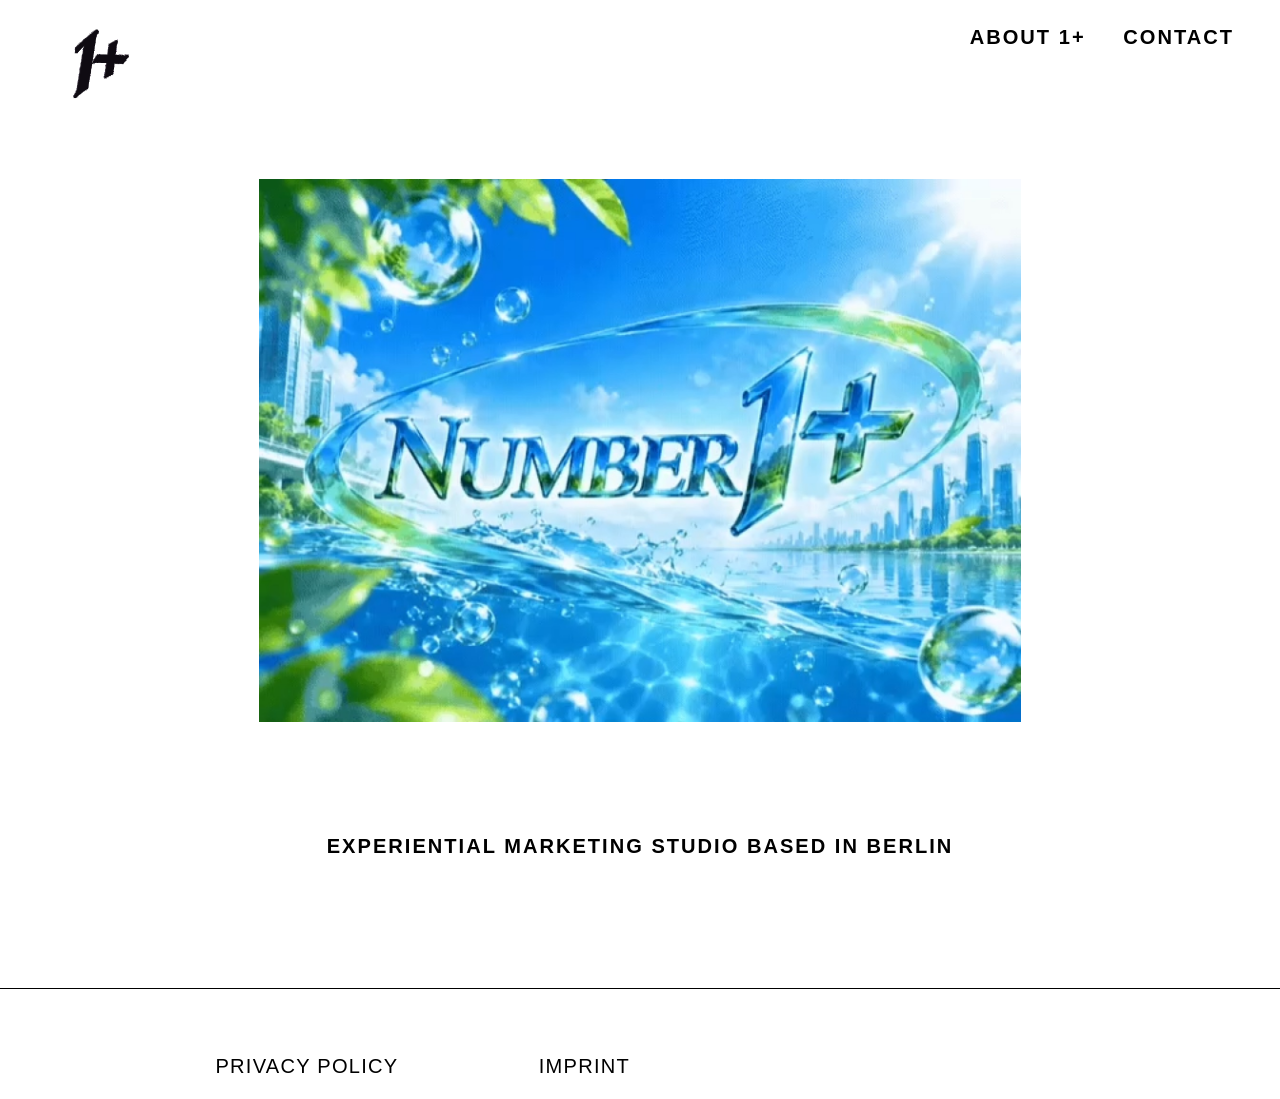
<file: index.html>
<!DOCTYPE html>
<html lang="en">
  <head>
    <meta charset="utf-8" />
    <meta name="viewport" content="width=device-width, initial-scale=1" />
    <title>N1+</title>
    <meta
      name="description"
      content="NUMBER1PLUS is an experiential marketing studio based in Berlin."
    />
    <link rel="icon" href="assets/favicon.ico" />
    <link rel="apple-touch-icon" href="assets/favicon.png" />
    <link rel="stylesheet" href="styles.css" />
  </head>
  <body class="home">
    <header class="pinned-top">
      <div class="cols">
        <div class="span-2 center">
          <a class="logo" href="index.html" aria-label="N1+ home">
            <img src="assets/logo.gif" alt="1+" width="526" height="570" />
          </a>
        </div>
        <div class="span-7"></div>
        <div class="span-1 center">
          <a class="type-fine nav-link" href="about.html">ABOUT 1+</a>
        </div>
        <div class="span-2 center">
          <a class="type-fine nav-link" href="contact.html">CONTACT</a>
        </div>
      </div>
    </header>

    <main class="hero">
      <div class="hero-art">
        <video
          autoplay
          muted
          loop
          playsinline
          poster="assets/water.jpg"
          aria-label="NUMBER 1+"
        >
          <source src="assets/hero.mp4" type="video/mp4" />
        </video>
      </div>
      <p class="type-fine tagline">EXPERIENTIAL MARKETING STUDIO BASED IN BERLIN</p>
    </main>

    <footer class="pinned-bottom">
      <hr class="site-rule" />
      <div class="cols footer-links">
        <div class="span-2"></div>
        <div class="span-3">
          <span class="type-ultra">
            <a href="privacy.html">PRIVACY POLICY</a>
          </span>
        </div>
        <div class="span-7">
          <span class="type-ultra">
            <a href="imprint.html">IMPRINT</a>
          </span>
        </div>
      </div>
    </footer>
  </body>
</html>
</file>
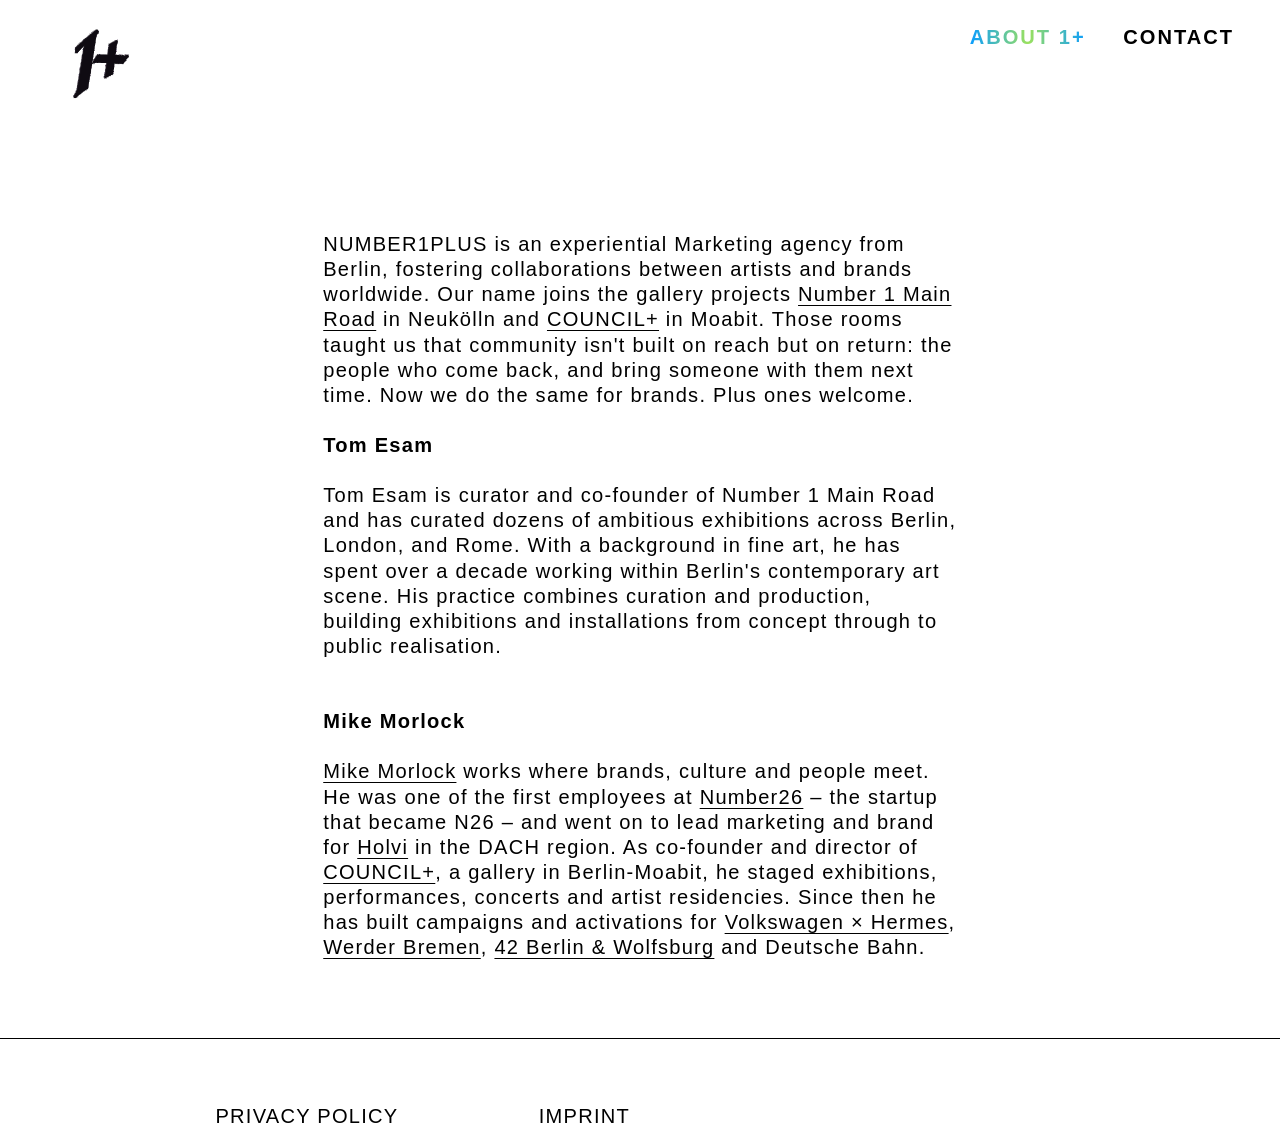
<file: about.html>
<!DOCTYPE html>
<html lang="en">
  <head>
    <meta charset="utf-8" />
    <meta name="viewport" content="width=device-width, initial-scale=1" />
    <title>about — N1+</title>
    <meta
      name="description"
      content="NUMBER1PLUS is an experiential marketing agency from Berlin."
    />
    <link rel="icon" href="assets/favicon.ico" />
    <link rel="stylesheet" href="styles.css" />
  </head>
  <body>
    <header class="pinned-top">
      <div class="cols">
        <div class="span-2 center">
          <a class="logo" href="index.html" aria-label="N1+ home">
            <img src="assets/logo.gif" alt="1+" width="526" height="570" />
          </a>
        </div>
        <div class="span-7"></div>
        <div class="span-1 center">
          <a class="type-fine nav-link active" href="about.html">ABOUT 1+</a>
        </div>
        <div class="span-2 center">
          <a class="type-fine nav-link" href="contact.html">CONTACT</a>
        </div>
      </div>
    </header>

    <main class="page-main">
      <div class="cols">
        <div class="span-3"></div>
        <div class="span-6">
          <div class="type-ultra">
            NUMBER1PLUS is an experiential Marketing agency from Berlin, fostering
            collaborations between artists and brands worldwide. Our name joins the
            gallery projects
            <a href="https://www.instagram.com/number1mainroad/" target="_blank" rel="noopener noreferrer">Number 1 Main Road</a>
            in Neukölln and
            <a href="https://www.instagram.com/council.plus/" target="_blank" rel="noopener noreferrer">COUNCIL+</a>
            in Moabit. Those rooms taught us that community isn't built on reach
            but on return: the people who come back, and bring someone with them
            next time. Now we do the same for brands. Plus ones welcome.
            <br /><br />
            <b>Tom Esam</b>
            <br /><br />
            Tom Esam is curator and co-founder of Number 1 Main Road and has
            curated dozens of ambitious exhibitions across Berlin, London, and
            Rome. With a background in fine art, he has spent over a decade
            working within Berlin's contemporary art scene. His practice combines
            curation and production, building exhibitions and installations from
            concept through to public realisation.
            <br /><br /><br />
            <b>Mike Morlock</b>
            <br /><br />
            <a href="https://mikemorlock.de/" target="_blank" rel="noopener noreferrer">Mike Morlock</a>
            works where brands, culture and people meet. He was one of the first
            employees at
            <a href="https://mikemorlock.de/n26-brand-strategy-and-community-case-study" target="_blank" rel="noopener noreferrer">Number26</a>
            – the startup that became N26 – and went on to lead marketing and
            brand for
            <a href="https://mikemorlock.de/holvi-fintech-marketing-events-and-trade-fairs" target="_blank" rel="noopener noreferrer">Holvi</a>
            in the DACH region. As co-founder and director of
            <a href="https://mikemorlock.de/council-plus-art-exhibitions-berlin" target="_blank" rel="noopener noreferrer">COUNCIL+</a>,
            a gallery in Berlin-Moabit, he staged exhibitions, performances,
            concerts and artist residencies. Since then he has built campaigns and
            activations for
            <a href="https://mikemorlock.de/volkswagen-x-hermes-future-logistics-challenge" target="_blank" rel="noopener noreferrer">Volkswagen × Hermes</a>,
            <a href="https://mikemorlock.de/werder-lab-startup-challenge-for-werder-bremen" target="_blank" rel="noopener noreferrer">Werder Bremen</a>,
            <a href="https://mikemorlock.de/42-berlin-and-wolfsburg-student-recruitment-campaign" target="_blank" rel="noopener noreferrer">42 Berlin &amp; Wolfsburg</a>
            and Deutsche Bahn.
          </div>
        </div>
        <div class="span-3"></div>
      </div>
    </main>

    <footer class="pinned-bottom">
      <hr class="site-rule" />
      <div class="cols footer-links">
        <div class="span-2"></div>
        <div class="span-3">
          <span class="type-ultra"><a href="privacy.html">PRIVACY POLICY</a></span>
        </div>
        <div class="span-7">
          <span class="type-ultra"><a href="imprint.html">IMPRINT</a></span>
        </div>
      </div>
    </footer>
  </body>
</html>
</file>
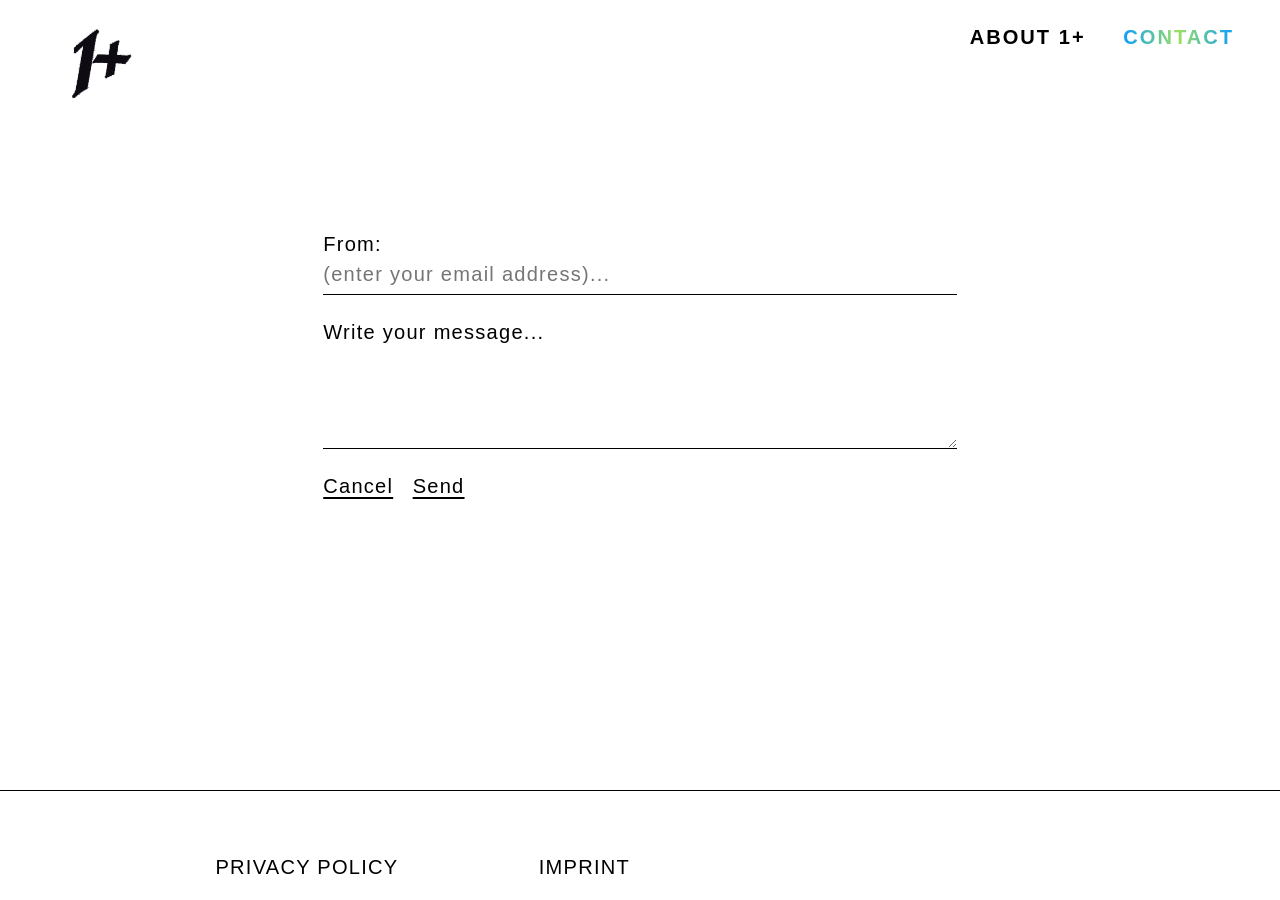
<file: contact.html>
<!DOCTYPE html>
<html lang="en">
  <head>
    <meta charset="utf-8" />
    <meta name="viewport" content="width=device-width, initial-scale=1" />
    <title>N1+</title>
    <meta
      name="description"
      content="Contact NUMBER1PLUS, an experiential marketing studio in Berlin."
    />
    <link rel="icon" href="assets/favicon.ico" />
    <link rel="stylesheet" href="styles.css" />
  </head>
  <body>
    <header class="pinned-top">
      <div class="cols">
        <div class="span-2 center">
          <a class="logo" href="index.html" aria-label="N1+ home">
            <img src="assets/logo.gif" alt="1+" width="526" height="570" />
          </a>
        </div>
        <div class="span-7"></div>
        <div class="span-1 center">
          <a class="type-fine nav-link" href="about.html">ABOUT 1+</a>
        </div>
        <div class="span-2 center">
          <a class="type-fine nav-link active" href="contact.html">CONTACT</a>
        </div>
      </div>
    </header>

    <main class="page-main">
      <div class="cols">
        <div class="span-3"></div>
        <div class="span-6">
          <form
            class="contact-form type-ultra"
            action="https://formsubmit.co/studio@number1plus.com"
            method="POST"
          >
            <input type="hidden" name="_subject" value="N1+ website inquiry" />
            <input type="hidden" name="_captcha" value="false" />
            <input type="hidden" name="_next" value="https://number1plus.com/contact.html?sent=1" />
            <input type="text" name="_honey" style="display: none" tabindex="-1" autocomplete="off" />

            <label for="email">From:</label>
            <input
              id="email"
              name="email"
              type="email"
              required
              autocomplete="email"
              placeholder="(enter your email address)..."
            />

            <label for="message">Write your message...</label>
            <textarea id="message" name="message" required></textarea>

            <div class="form-actions">
              <button type="button" onclick="location.href='index.html'">Cancel</button>
              <button type="submit">Send</button>
            </div>
          </form>
          <p class="type-ultra form-note" id="sent-note" hidden>
            Thanks — your message is on its way to studio@number1plus.com.
          </p>
        </div>
        <div class="span-3"></div>
      </div>
    </main>

    <footer class="pinned-bottom">
      <hr class="site-rule" />
      <div class="cols footer-links">
        <div class="span-2"></div>
        <div class="span-3">
          <span class="type-ultra"><a href="privacy.html">PRIVACY POLICY</a></span>
        </div>
        <div class="span-7">
          <span class="type-ultra"><a href="imprint.html">IMPRINT</a></span>
        </div>
      </div>
    </footer>
    <script>
      if (new URLSearchParams(location.search).has("sent")) {
        document.getElementById("sent-note").hidden = false;
      }
    </script>
  </body>
</html>
</file>
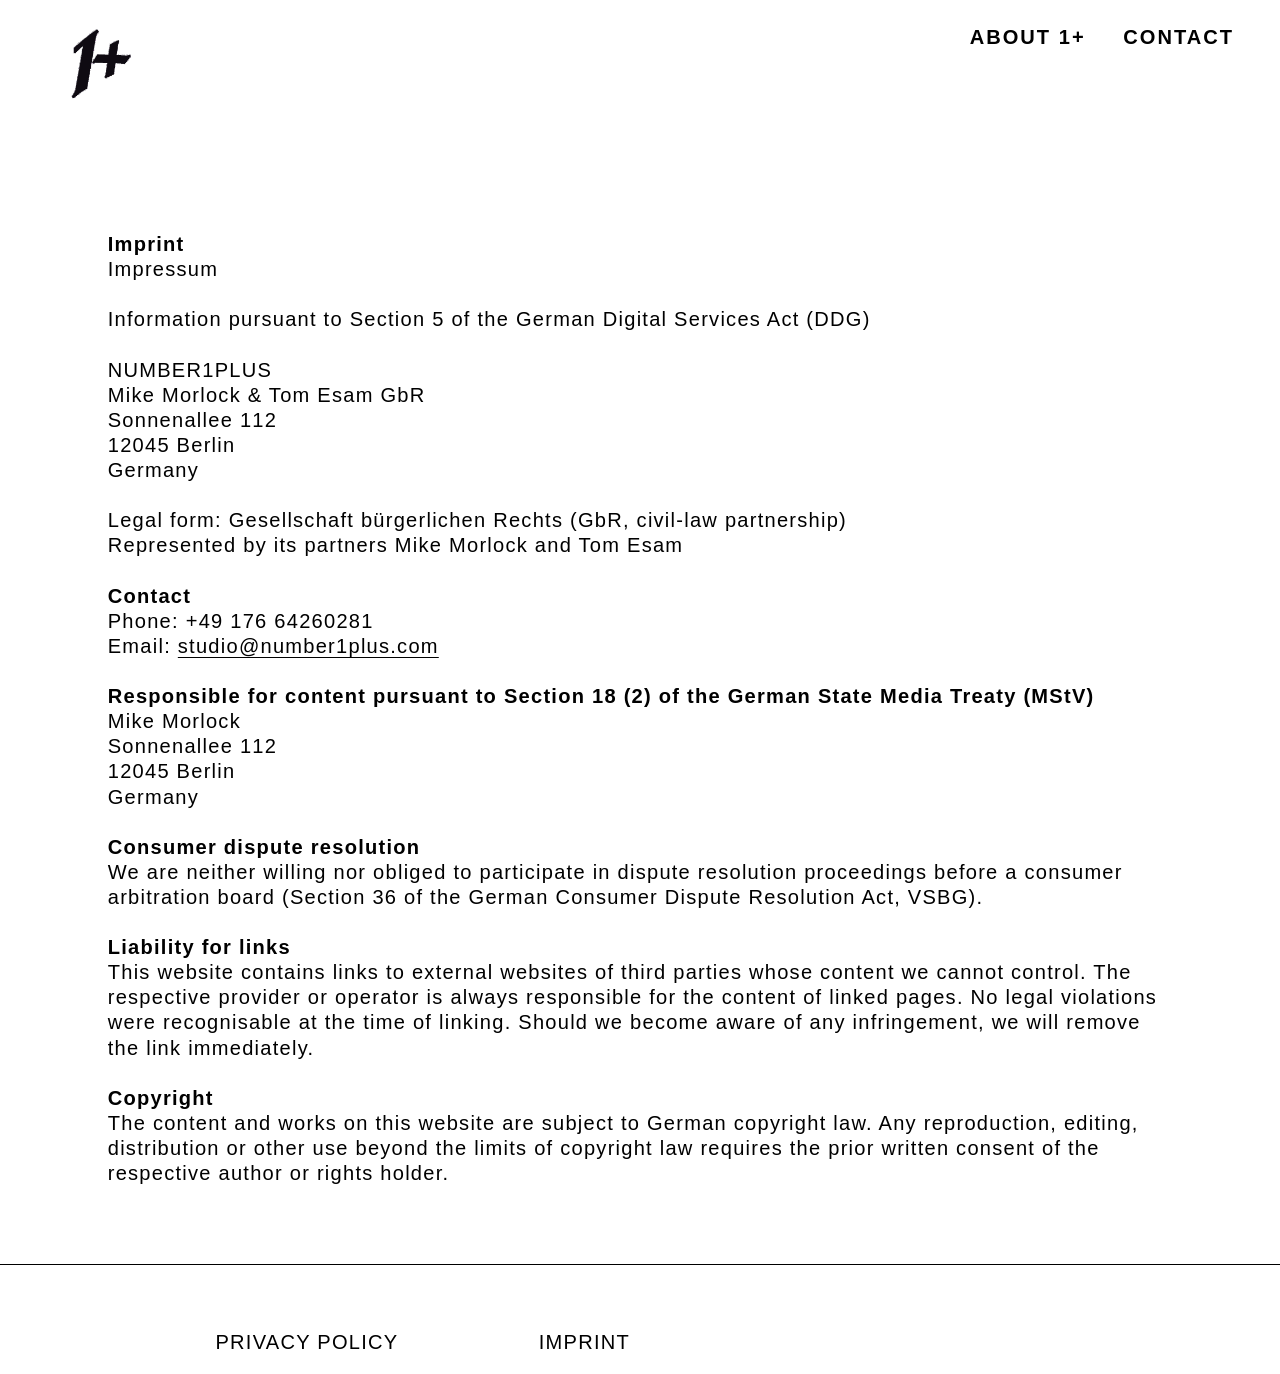
<file: imprint.html>
<!DOCTYPE html>
<html lang="en">
  <head>
    <meta charset="utf-8" />
    <meta name="viewport" content="width=device-width, initial-scale=1" />
    <title>Imprint — N1+</title>
    <meta name="description" content="Imprint / Impressum for NUMBER1PLUS." />
    <link rel="icon" href="assets/favicon.ico" />
    <link rel="stylesheet" href="styles.css" />
  </head>
  <body>
    <header class="pinned-top">
      <div class="cols">
        <div class="span-2 center">
          <a class="logo" href="index.html" aria-label="N1+ home">
            <img src="assets/logo.gif" alt="1+" width="526" height="570" />
          </a>
        </div>
        <div class="span-7"></div>
        <div class="span-1 center">
          <a class="type-fine nav-link" href="about.html">ABOUT 1+</a>
        </div>
        <div class="span-2 center">
          <a class="type-fine nav-link" href="contact.html">CONTACT</a>
        </div>
      </div>
    </header>

    <main class="page-main">
      <div class="cols">
        <div class="span-1"></div>
        <div class="span-10">
          <div class="type-ultra">
            <b>Imprint</b><br />
            Impressum<br /><br />
            Information pursuant to Section 5 of the German Digital Services Act (DDG)<br /><br />
            NUMBER1PLUS<br />
            Mike Morlock &amp; Tom Esam GbR<br />
            Sonnenallee 112<br />
            12045 Berlin<br />
            Germany<br /><br />
            Legal form: Gesellschaft bürgerlichen Rechts (GbR, civil-law partnership)<br />
            Represented by its partners Mike Morlock and Tom Esam<br /><br />
            <b>Contact</b><br />
            Phone: +49 176 64260281<br />
            Email: <a href="mailto:studio@number1plus.com">studio@number1plus.com</a><br /><br />
            <b>Responsible for content pursuant to Section 18 (2) of the German State Media Treaty (MStV)</b><br />
            Mike Morlock<br />
            Sonnenallee 112<br />
            12045 Berlin<br />
            Germany<br /><br />
            <b>Consumer dispute resolution</b><br />
            We are neither willing nor obliged to participate in dispute resolution proceedings before a consumer arbitration board (Section 36 of the German Consumer Dispute Resolution Act, VSBG).<br /><br />
            <b>Liability for links</b><br />
            This website contains links to external websites of third parties whose content we cannot control. The respective provider or operator is always responsible for the content of linked pages. No legal violations were recognisable at the time of linking. Should we become aware of any infringement, we will remove the link immediately.<br /><br />
            <b>Copyright</b><br />
            The content and works on this website are subject to German copyright law. Any reproduction, editing, distribution or other use beyond the limits of copyright law requires the prior written consent of the respective author or rights holder.
          </div>
        </div>
        <div class="span-1"></div>
      </div>
    </main>

    <footer class="pinned-bottom">
      <hr class="site-rule" />
      <div class="cols footer-links">
        <div class="span-2"></div>
        <div class="span-3">
          <span class="type-ultra"><a href="privacy.html">PRIVACY POLICY</a></span>
        </div>
        <div class="span-7">
          <span class="type-ultra"><a href="imprint.html">IMPRINT</a></span>
        </div>
      </div>
    </footer>
  </body>
</html>
</file>
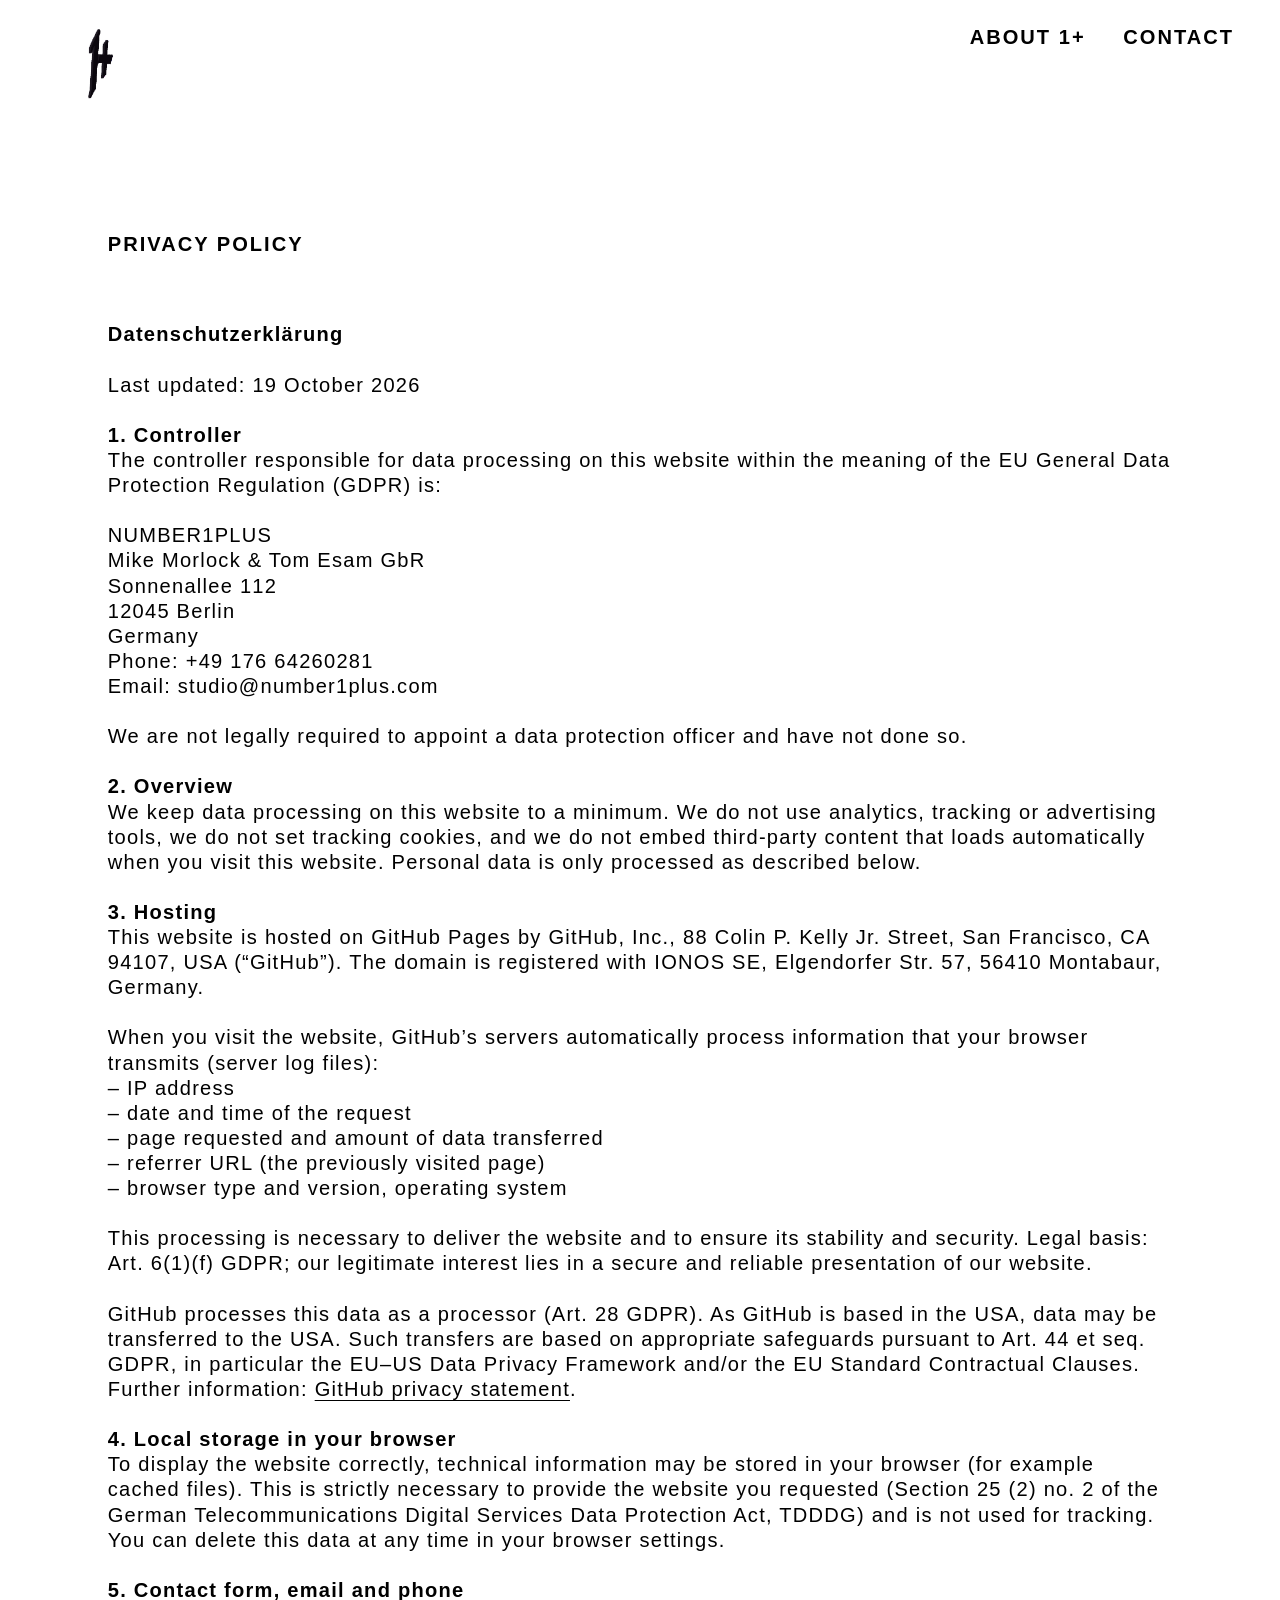
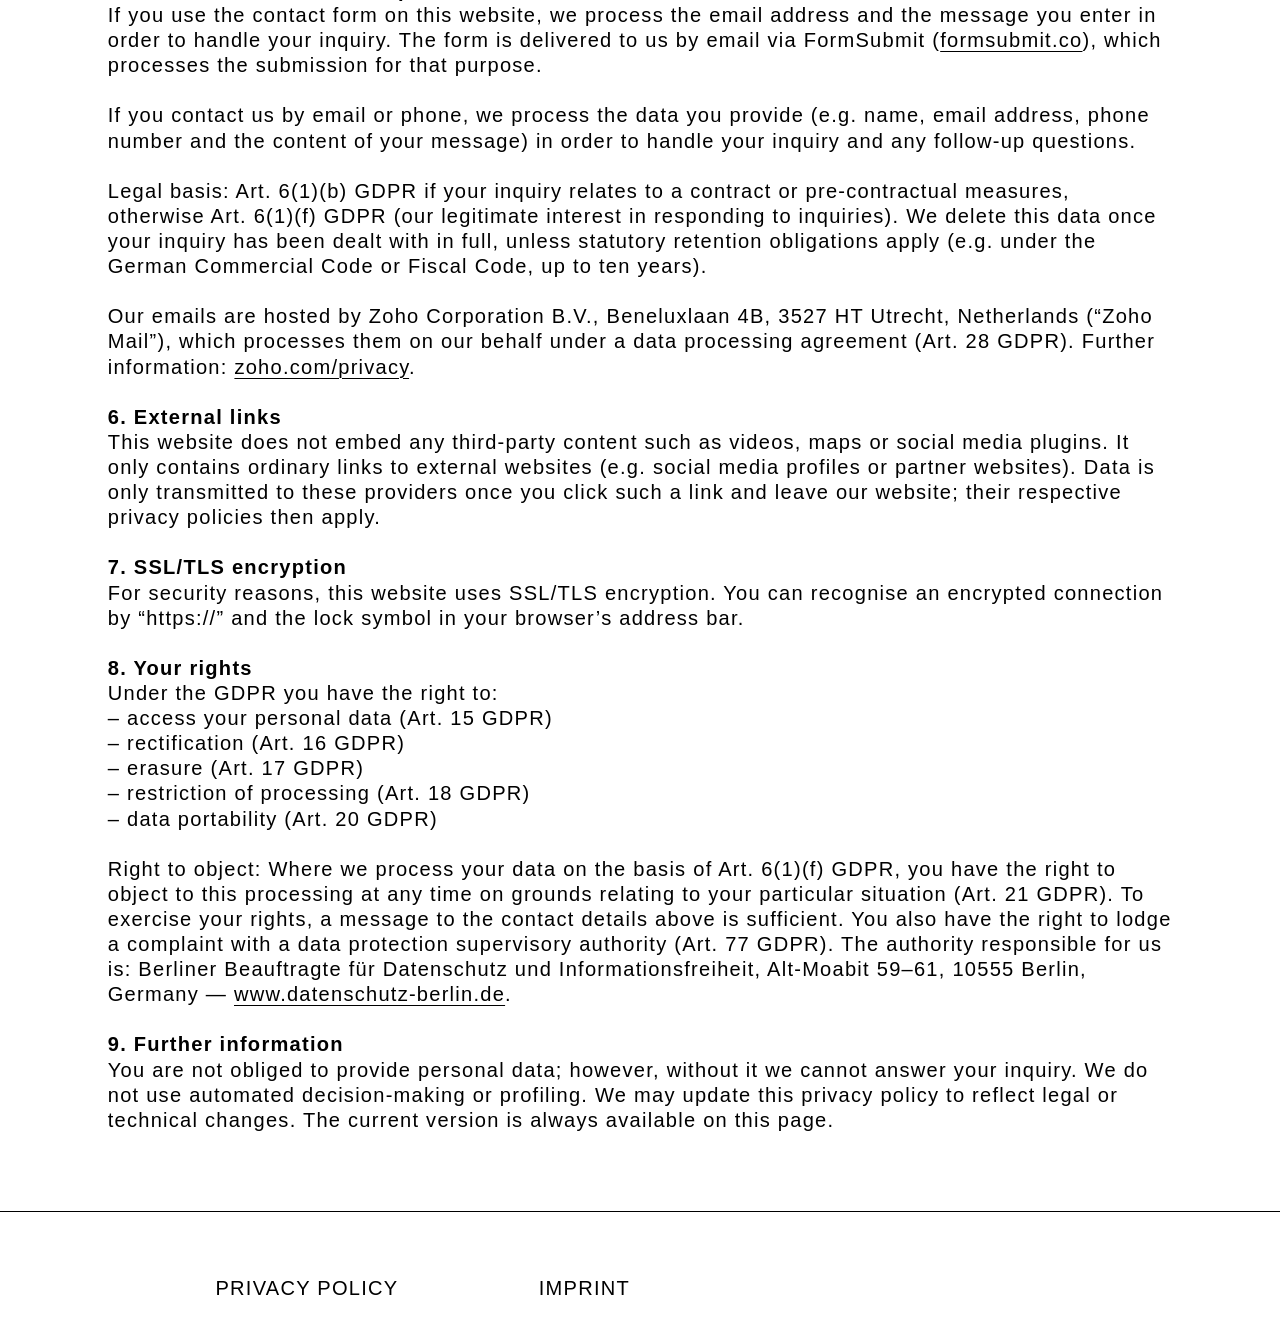
<file: privacy.html>
<!DOCTYPE html>
<html lang="en">
  <head>
    <meta charset="utf-8" />
    <meta name="viewport" content="width=device-width, initial-scale=1" />
    <title>Privacy Policy — N1+</title>
    <link rel="icon" href="assets/favicon.ico" />
    <link rel="stylesheet" href="styles.css" />
  </head>
  <body>
    <header class="pinned-top">
      <div class="cols">
        <div class="span-2 center">
          <a class="logo" href="index.html" aria-label="N1+ home">
            <img src="assets/logo.gif" alt="1+" width="526" height="570" />
          </a>
        </div>
        <div class="span-7"></div>
        <div class="span-1 center">
          <a class="type-fine nav-link" href="about.html">ABOUT 1+</a>
        </div>
        <div class="span-2 center">
          <a class="type-fine nav-link" href="contact.html">CONTACT</a>
        </div>
      </div>
    </header>

    <main class="page-main">
      <div class="cols">
        <div class="span-1"></div>
        <div class="span-10">
          <div class="type-fine">PRIVACY POLICY</div>
          <br /><br />
          <div class="type-ultra">
<br /><br /><b>Datenschutzerklärung</b><br /><br />
        Last updated: 19 October 2026
        <br /><br /><b>1. Controller</b><br />
          The controller responsible for data processing on this website within
          the meaning of the EU General Data Protection Regulation (GDPR) is:
        <br /><br />
          NUMBER1PLUS<br />
          Mike Morlock &amp; Tom Esam GbR<br />
          Sonnenallee 112<br />
          12045 Berlin<br />
          Germany<br />
          Phone: +49 176 64260281<br />
          Email: studio@number1plus.com
        <br /><br />
          We are not legally required to appoint a data protection officer and
          have not done so.
        <br /><br /><b>2. Overview</b><br />
          We keep data processing on this website to a minimum. We do not use
          analytics, tracking or advertising tools, we do not set tracking
          cookies, and we do not embed third-party content that loads
          automatically when you visit this website. Personal data is only
          processed as described below.
        <br /><br /><b>3. Hosting</b><br />
          This website is hosted on GitHub Pages by GitHub, Inc., 88 Colin P.
          Kelly Jr. Street, San Francisco, CA 94107, USA (“GitHub”). The domain
          is registered with IONOS SE, Elgendorfer Str. 57, 56410 Montabaur,
          Germany.
        <br /><br />
          When you visit the website, GitHub’s servers automatically process
          information that your browser transmits (server log files):
        <ul>
          <li>IP address</li>
          <li>date and time of the request</li>
          <li>page requested and amount of data transferred</li>
          <li>referrer URL (the previously visited page)</li>
          <li>browser type and version, operating system</li>
        </ul>
          This processing is necessary to deliver the website and to ensure its
          stability and security. Legal basis: Art. 6(1)(f) GDPR; our legitimate
          interest lies in a secure and reliable presentation of our website.
        <br /><br />
          GitHub processes this data as a processor (Art. 28 GDPR). As GitHub is
          based in the USA, data may be transferred to the USA. Such transfers
          are based on appropriate safeguards pursuant to Art. 44 et seq. GDPR,
          in particular the EU–US Data Privacy Framework and/or the EU Standard
          Contractual Clauses. Further information:
          <a href="https://docs.github.com/en/site-policy/privacy-policies/github-general-privacy-statement" target="_blank" rel="noopener noreferrer">GitHub privacy statement</a>.
        <br /><br /><b>4. Local storage in your browser</b><br />
          To display the website correctly, technical information may be stored
          in your browser (for example cached files). This is strictly necessary
          to provide the website you requested (Section 25 (2) no. 2 of the
          German Telecommunications Digital Services Data Protection Act, TDDDG)
          and is not used for tracking. You can delete this data at any time in
          your browser settings.
        <br /><br /><b>5. Contact form, email and phone</b><br />
          If you use the contact form on this website, we process the email
          address and the message you enter in order to handle your inquiry. The
          form is delivered to us by email via FormSubmit
          (<a href="https://formsubmit.co/" target="_blank" rel="noopener noreferrer">formsubmit.co</a>),
          which processes the submission for that purpose.
        <br /><br />
          If you contact us by email or phone, we process the data you provide
          (e.g. name, email address, phone number and the content of your
          message) in order to handle your inquiry and any follow-up questions.
        <br /><br />
          Legal basis: Art. 6(1)(b) GDPR if your inquiry relates to a contract
          or pre-contractual measures, otherwise Art. 6(1)(f) GDPR (our
          legitimate interest in responding to inquiries). We delete this data
          once your inquiry has been dealt with in full, unless statutory
          retention obligations apply (e.g. under the German Commercial Code or
          Fiscal Code, up to ten years).
        <br /><br />
          Our emails are hosted by Zoho Corporation B.V., Beneluxlaan 4B, 3527
          HT Utrecht, Netherlands (“Zoho Mail”), which processes them on our
          behalf under a data processing agreement (Art. 28 GDPR). Further
          information:
          <a href="https://www.zoho.com/privacy.html" target="_blank" rel="noopener noreferrer">zoho.com/privacy</a>.
        <br /><br /><b>6. External links</b><br />
          This website does not embed any third-party content such as videos,
          maps or social media plugins. It only contains ordinary links to
          external websites (e.g. social media profiles or partner websites).
          Data is only transmitted to these providers once you click such a
          link and leave our website; their respective privacy policies then
          apply.
        <br /><br /><b>7. SSL/TLS encryption</b><br />
          For security reasons, this website uses SSL/TLS encryption. You can
          recognise an encrypted connection by “https://” and the lock symbol in
          your browser’s address bar.
        <br /><br /><b>8. Your rights</b><br />
        Under the GDPR you have the right to:
        <ul>
          <li>access your personal data (Art. 15 GDPR)</li>
          <li>rectification (Art. 16 GDPR)</li>
          <li>erasure (Art. 17 GDPR)</li>
          <li>restriction of processing (Art. 18 GDPR)</li>
          <li>data portability (Art. 20 GDPR)</li>
        </ul>
          Right to object: Where we process your data on the basis of Art.
          6(1)(f) GDPR, you have the right to object to this processing at any
          time on grounds relating to your particular situation (Art. 21 GDPR).
          To exercise your rights, a message to the contact details above is
          sufficient. You also have the right to lodge a complaint with a data
          protection supervisory authority (Art. 77 GDPR). The authority
          responsible for us is: Berliner Beauftragte für Datenschutz und
          Informationsfreiheit, Alt-Moabit 59–61, 10555 Berlin, Germany —
          <a href="https://www.datenschutz-berlin.de/" target="_blank" rel="noopener noreferrer">www.datenschutz-berlin.de</a>.
        <br /><br /><b>9. Further information</b><br />
          You are not obliged to provide personal data; however, without it we
          cannot answer your inquiry. We do not use automated decision-making or
          profiling. We may update this privacy policy to reflect legal or
          technical changes. The current version is always available on this
          page.
        
          </div>
        </div>
      </div>
    </main>

    <footer class="pinned-bottom">
      <hr class="site-rule" />
      <div class="cols footer-links">
        <div class="span-2"></div>
        <div class="span-3">
          <span class="type-ultra"><a href="privacy.html">PRIVACY POLICY</a></span>
        </div>
        <div class="span-7">
          <span class="type-ultra"><a href="imprint.html">IMPRINT</a></span>
        </div>
      </div>
    </footer>
  </body>
</html>
</file>
<file: styles.css>
@font-face {
  font-display: block;
  font-family: "Monument Grotesk Variable";
  src: url("https://type.cargo.site/files/CargoMonumentGroteskPlusVariable.woff2")
    format("woff2");
  font-style: normal;
  font-weight: 200 1000;
}

@font-face {
  font-display: block;
  font-family: "Monument Grotesk Variable";
  src: url("https://type.cargo.site/files/CargoMonumentGroteskItalicPlusVariable.woff2")
    format("woff2");
  font-style: italic;
  font-weight: 200 1000;
}

:root {
  --base-size: 15.552px;
  --black: #000;
  /* Cargo bottom pin at 1440×900 is the footer, 137.188px = 10.5854938272rem */
  --pin-bottom: 10.5854938272rem;
  --fit-main: calc(100vh - 20rem - var(--pin-bottom));
  --hero-h: calc(var(--fit-main) * 1.076);
  --hero-w: calc(var(--hero-h) * 720 / 512);
  --sky: linear-gradient(
    90deg,
    #0a9dff 0%,
    #9be15d 25%,
    #0a9dff 50%,
    #9be15d 75%,
    #0a9dff 100%
  );
}

*,
*::before,
*::after {
  box-sizing: border-box;
}

html {
  /* Cargo base unit: min(viewport) * weight 9 / 100, then * 0.16 */
  font-size: calc(min(100vw, 100vh) * 0.0144);
  background: #fff;
}

body {
  margin: 0;
  min-height: 100vh;
  display: flex;
  flex-direction: column;
  color: var(--black);
  background: #fff;
  font-family: "Monument Grotesk Variable", "Helvetica Neue", Helvetica, Arial,
    sans-serif;
  font-weight: 400;
  font-style: normal;
  -moz-osx-font-smoothing: grayscale;
  -webkit-font-smoothing: antialiased;
}

img,
video {
  max-width: 100%;
  height: auto;
  display: block;
}

.pinned-top {
  /* One Monument Grotesk fine line (1.55rem × 1.25) above the logo row */
  padding: calc(1.55rem * 1.25) 0 0;
}

.pinned-bottom {
  margin-top: auto;
  padding: 0 0 1.5rem;
  background: #fff;
}

.cols {
  display: grid;
  grid-template-columns: repeat(12, minmax(0, 1fr));
  column-gap: 1rem;
  width: 100%;
}

.span-1 { grid-column: span 1; }
.span-2 { grid-column: span 2; }
.span-3 { grid-column: span 3; }
.span-6 { grid-column: span 6; }
.span-7 { grid-column: span 7; }
.span-10 { grid-column: span 10; }

.center {
  text-align: center;
}

.logo {
  display: inline-block;
  width: calc(100vh * 0.086 / 1.0836501901140685);
  max-width: none;
  line-height: 0;
  vertical-align: top;
}

.logo img {
  width: 100%;
  height: auto;
}

.type-fine,
.type-ultra {
  font-family: "Monument Grotesk Variable", "Helvetica Neue", Helvetica, Arial,
    sans-serif;
  font-style: normal;
  font-size: 1.55rem;
  line-height: 1.25;
  color: #000;
  display: inline-block;
}

.type-fine {
  font-weight: 717;
  letter-spacing: 0.1em;
  font-variation-settings: "wght" 717, "MONO" 0, "slnt" 0;
}

.type-ultra,
.type-ultra b {
  font-weight: 400;
  letter-spacing: 0.062em;
  font-variation-settings: "slnt" 0, "MONO" 0;
}

.type-ultra b {
  font-weight: 717;
  font-variation-settings: "wght" 717, "MONO" 0, "slnt" 0;
}

.type-ultra ul {
  list-style: none;
  margin: 0 0 1.25em;
  padding: 0;
}

.type-ultra li::before {
  content: "– ";
}

.nav-link {
  text-decoration: none;
  white-space: nowrap;
}

[hidden] {
  display: none !important;
}

.page-main {
  padding: 10rem 0 6rem;
}

body.home {
  display: block;
  min-height: 0;
}

body.home .pinned-bottom {
  margin-top: 0;
}

.hero {
  display: flow-root;
  text-align: center;
  padding: 0 0 10rem;
}

.hero-art {
  width: var(--hero-w);
  margin-right: auto;
  margin-left: auto;
  /* Cargo centers the hero in the viewport, and keeps it 12px under the header */
  margin-top: max(
    12px,
    calc((100vh - var(--hero-h)) / 2 - 1.55rem * 1.25 - 100vh * 0.086)
  );
}

.hero-art video {
  width: 100%;
  height: auto;
}

.tagline {
  margin: calc(1.15rem * 1.2 * 2 + 1.55rem * 1.25 * 3) 0 0;
  text-align: center;
  background: linear-gradient(
    90deg,
    #000 0%,
    #000 35%,
    #0a9dff 45%,
    #9be15d 50%,
    #0a9dff 55%,
    #000 65%,
    #000 100%
  );
  background-size: 300% 100%;
  -webkit-background-clip: text;
  background-clip: text;
  color: transparent;
  -webkit-text-fill-color: transparent;
  animation: n1-shimmer 5s linear infinite, n1-bob 3s ease-in-out infinite;
}

.site-rule {
  border: 0;
  border-top: 1px solid #000;
  margin: 0;
}

.footer-links {
  padding-top: calc(1.25em * 4);
}

a {
  color: #000;
  text-decoration: underline;
  text-decoration-thickness: 1px;
  text-underline-offset: 0.2em;
}

.pinned-top a,
.pinned-bottom a,
a.logo {
  text-decoration: none;
}

a:hover,
a:hover * {
  background: var(--sky);
  background-size: 200% 100%;
  -webkit-background-clip: text;
  background-clip: text;
  color: transparent !important;
  -webkit-text-fill-color: transparent;
  animation: n1-link-sky 1.6s linear infinite;
  text-decoration-color: #0a9dff;
}

a.active,
a.active * {
  background: linear-gradient(90deg, #0a9dff 0%, #9be15d 50%, #0a9dff 100%);
  -webkit-background-clip: text;
  background-clip: text;
  color: transparent !important;
  -webkit-text-fill-color: transparent;
  text-decoration-color: #0a9dff;
  animation: none !important;
}

a.logo,
a.logo:hover,
a.logo:hover *,
a.logo:active,
a.logo:active * {
  background: none !important;
  color: inherit !important;
  -webkit-text-fill-color: currentcolor !important;
  animation: none !important;
  text-decoration: none !important;
}

.contact-form {
  width: 100%;
}

.contact-form label,
.contact-form input,
.contact-form textarea,
.contact-form button {
  font: inherit;
  letter-spacing: inherit;
  color: inherit;
}

.contact-form input,
.contact-form textarea {
  display: block;
  width: 100%;
  border: 0;
  border-bottom: 1px solid #000;
  background: transparent;
  padding: 0.4rem 0 0.5rem;
  margin: 0 0 1.25em;
  outline: none;
  resize: vertical;
}

.contact-form textarea {
  min-height: 8rem;
}

.form-actions {
  display: flex;
  gap: 1.5rem;
}

.form-actions button {
  border: 0;
  background: none;
  padding: 0;
  cursor: pointer;
  text-decoration: underline;
  text-underline-offset: 0.2em;
}

.form-note {
  margin-top: 1.25em;
}

@keyframes n1-link-sky {
  from { background-position: 0 0; }
  to { background-position: -200% 0; }
}

@keyframes n1-shimmer {
  from { background-position: 100% 0; }
  to { background-position: 0 0; }
}

@keyframes n1-bob {
  0%,
  100% { transform: translateY(0); }
  50% { transform: translateY(-4px); }
}

@media (prefers-reduced-motion: reduce) {
  .tagline,
  a:hover,
  a:hover * {
    animation: none;
  }
}

@media (max-width: 700px) {
  .cols {
    column-gap: 0.6rem;
  }

  .span-6,
  .span-10 {
    grid-column: 1 / -1;
  }

  .footer-links .span-3,
  .footer-links .span-7 {
    grid-column: span 6;
  }
}
</file>
